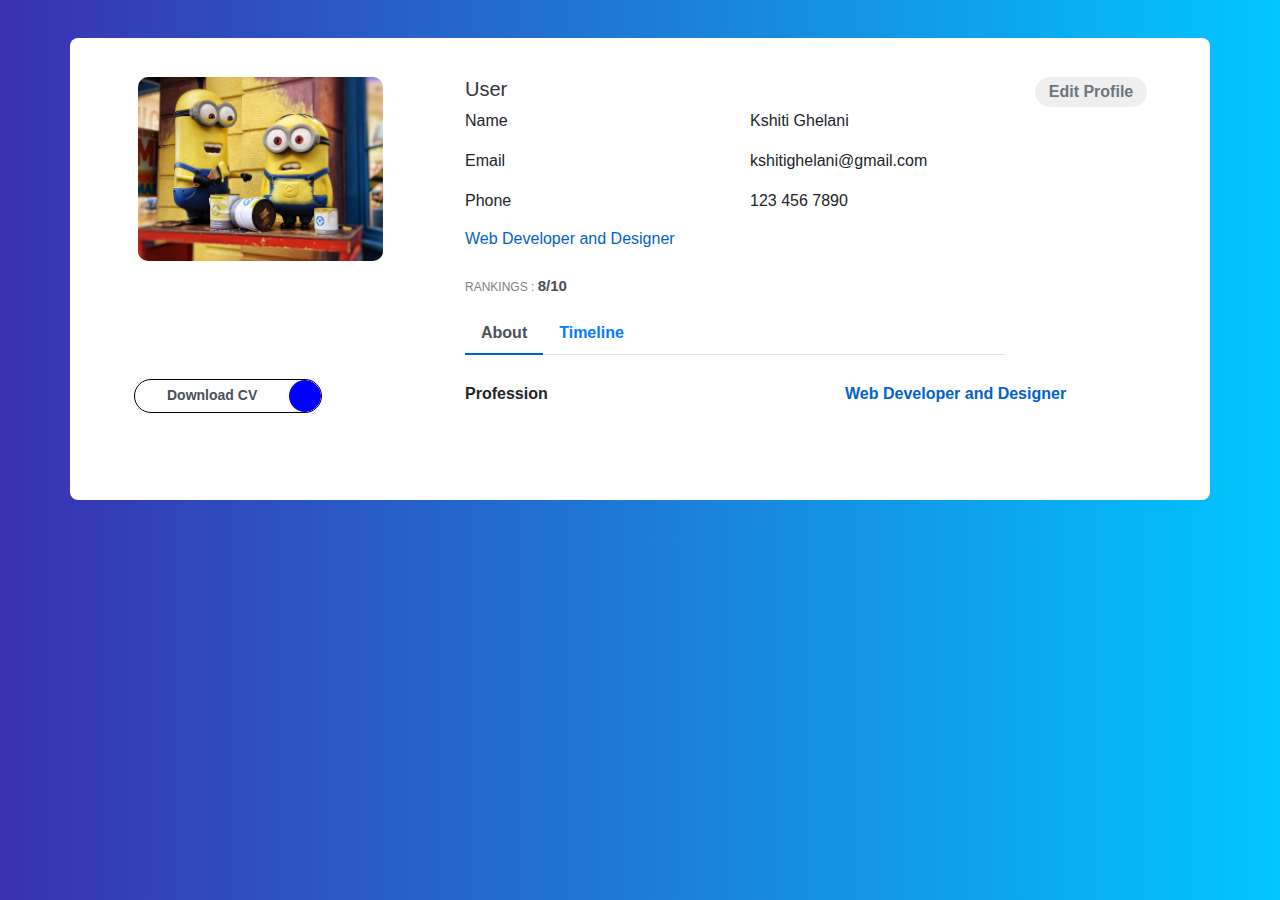
<file: profile/index.html>
<!DOCTYPE html>
<html lang="en">
<head>
    <meta charset="UTF-8">
    <meta http-equiv="X-UA-Compatible" content="IE=edge">
    <meta name="viewport" content="width=device-width, initial-scale=1.0">
    <title>Profile-MoGuide</title>
    <link rel="stylesheet" href="style.css">
</head>
<body>
    <link href="//maxcdn.bootstrapcdn.com/bootstrap/4.1.1/css/bootstrap.min.css" rel="stylesheet" id="bootstrap-css">
    <script src="//maxcdn.bootstrapcdn.com/bootstrap/4.1.1/js/bootstrap.min.js"></script>
    <script src="//cdnjs.cloudflare.com/ajax/libs/jquery/3.2.1/jquery.min.js"></script>

    <div class="container emp-profile">
            <form method="post">
                <div class="row">
                    <div class="col-md-4">
                        <div class="profile-img">
                            <img src="avatar.jpg" alt=""/>
                            <!-- <div class="file btn btn-lg btn-primary">
                                Change Photo
                                <input type="file" name="file"/>
                            </div> -->
                        </div>
                    </div>
                    <div class="col-md-6">
                        <div class="profile-head">
                                    <h5>
                                        User
                                    </h5>
                                    <div class="row">
                                        <div class="col-md-6">
                                            <label>Name</label>
                                        </div>
                                        <div class="col-md-6">
                                            <p>Kshiti Ghelani</p>
                                        </div>
                                    </div>
                                    <div class="row">
                                        <div class="col-md-6">
                                            <label>Email</label>
                                        </div>
                                        <div class="col-md-6">
                                            <p>kshitighelani@gmail.com</p>
                                        </div>
                                    </div>
                                    <div class="row">
                                        <div class="col-md-6">
                                            <label>Phone</label>
                                        </div>
                                        <div class="col-md-6">
                                            <p>123 456 7890</p>
                                        </div>
                                    </div>
                                    <h6>
                                        Web Developer and Designer
                                    </h6>
                                    <p class="proile-rating">RANKINGS : <span>8/10</span></p>
                            <ul class="nav nav-tabs" id="myTab" role="tablist">
                                <li class="nav-item">
                                    <a class="nav-link active" id="home-tab" data-toggle="tab" href="#home" role="tab" aria-controls="home" aria-selected="true">About</a>
                                </li>
                                <li class="nav-item">
                                    <a class="nav-link" id="profile-tab" data-toggle="tab" href="#profile" role="tab" aria-controls="profile" aria-selected="false">Timeline</a>
                                </li>
                            </ul>
                        </div>
                    </div>
                    <div class="col-md-2">
                        <input type="submit" class="profile-edit-btn" name="btnAddMore" value="Edit Profile"/>
                    </div>
                </div>
                <div class="row">
                    <div class="col-md-4">
                        <div class="profile-work">
                            <div class="btn-con">
                                <a href="#" class="main-btn"> <!-- Add link to cv here  -->
                                    <span class="btn-text">Download CV</span>
                                    <span class="btn-icon"><i class="fas fa-download"></i></span>
                                </a>
                            </div>
                        </div>
                    </div>
                    <div class="col-md-8">
                        <div class="tab-content profile-tab" id="myTabContent">
                            <div class="tab-pane fade show active" id="home" role="tabpanel" aria-labelledby="home-tab">
                                        
                                        <div class="row">
                                            <div class="col-md-6">
                                                <label>Profession</label>
                                            </div>
                                            <div class="col-md-6">
                                                <p>Web Developer and Designer</p>
                                            </div>
                                        </div>
                            </div>
                            <div class="tab-pane fade" id="profile" role="tabpanel" aria-labelledby="profile-tab">
                                        <div class="row">
                                            <div class="col-md-6">
                                                <label>Experience</label>
                                            </div>
                                            <div class="col-md-6">
                                                <p>Expert</p>
                                            </div>
                                        </div>
                                        <div class="row">
                                            <div class="col-md-6">
                                                <label>Hourly Rate</label>
                                            </div>
                                            <div class="col-md-6">
                                                <p>10$/hr</p>
                                            </div>
                                        </div>
                                        <div class="row">
                                            <div class="col-md-6">
                                                <label>Total Projects</label>
                                            </div>
                                            <div class="col-md-6">
                                                <p>230</p>
                                            </div>
                                        </div>
                                        <div class="row">
                                            <div class="col-md-6">
                                                <label>English Level</label>
                                            </div>
                                            <div class="col-md-6">
                                                <p>Expert</p>
                                            </div>
                                        </div>
                                        <div class="row">
                                            <div class="col-md-6">
                                                <label>Availability</label>
                                            </div>
                                            <div class="col-md-6">
                                                <p>6 months</p>
                                            </div>
                                        </div>
                                <div class="row">
                                    <div class="col-md-12">
                                        <label>Your Bio</label><br/>
                                        <p>Your detail description</p>
                                    </div>
                                </div>
                            </div>
                        </div>
                    </div>
                </div>
            </form>           
        </div>
</body>
</html>
</file>
<file: profile/style.css>
*{
    margin: 0;
    padding: 0;
    box-sizing: border-box;
    list-style: none;
}
a{
    display: inline-block;
    text-decoration: none;
    color: inherit;
    font-family: inherit;
}

body{
    background: -webkit-linear-gradient(left, #3931af, #00c6ff);
    overflow: hidden;
}
.emp-profile{
    padding: 3%;
    margin-top: 3%;
    margin-bottom: 3%;
    border-radius: 0.5rem;
    background: #fff;
}
.profile-img{
    text-align: center;
    
}
.profile-img img{
    width: 70%;
    height: 100%;
    border-radius: 10px;
}
.profile-img .file {
    position: relative;
    overflow: hidden;
    margin-top: -20%;
    width: 70%;
    border: none;
    border-radius: 0;
    font-size: 15px;
    background: #212529b8;
}
.profile-img .file input {
    position: absolute;
    opacity: 0;
    right: 0;
    top: 0;
}
.profile-head h5{
    color: #333;
}
.profile-head h6{
    color: #0062cc;
}
.profile-edit-btn{
    border: none;
    border-radius: 1.5rem;
    width: 70%;
    padding: 2%;
    font-weight: 600;
    color: #6c757d;
    cursor: pointer;
}
.proile-rating{
    font-size: 12px;
    color: #818182;
    margin-top: 5%;
}
.proile-rating span{
    color: #495057;
    font-size: 15px;
    font-weight: 600;
}
.profile-head .nav-tabs{
    margin-bottom:5%;
}
.profile-head .nav-tabs .nav-link{
    font-weight:600;
    border: none;
}
.profile-head .nav-tabs .nav-link.active{
    border: none;
    border-bottom:2px solid #0062cc;
}
.profile-work{
    padding: 14%;
    margin-top: -15%;
}
/* .profile-work .btn{
    position: relative;
} */
.btn-con {
    display: flex;
    align-self: flex-start;
  }
a{
    text-decoration: none;
}
  .main-btn {
    border-radius: 30px;
    color: inherit;
    font-weight: 600;
    position: relative;
    border: 1px solid black;
    display: flex;
    align-self: flex-start;
    display: flex;
    align-items: center;
    overflow: hidden;
  }
  
  .main-btn .btn-text {
    padding: 0 2rem;
  }
  
  .main-btn .btn-icon {
    background-color: blue;
    display: flex;
    align-items: center;
    justify-content: center;
    border-radius: 50%;
    padding: 1rem;
  }
  
  .main-btn::before {
    content: '';
        position: absolute;
        top: 0;
        right: 0;
        transform: translateX(100%);
        transition: all .4s ease-out;
        z-index: -1;
  }
  
  .main-btn:hover::before {
    width: 100%;
    height: 100%;
    background-color: blue;
    transform: translateX(0);
  }
.profile-work p{
    font-size: 12px;
    color: #818182;
    font-weight: 600;
    margin-top: 10%;
}
.profile-work a{
    text-decoration: none;
    color: #495057;
    font-weight: 600;
    font-size: 14px;
}
.profile-work ul{
    list-style: none;
}
.profile-tab label{
    font-weight: 600;
}
.profile-tab p{
    font-weight: 600;
    color: #0062cc;
}
</file>
